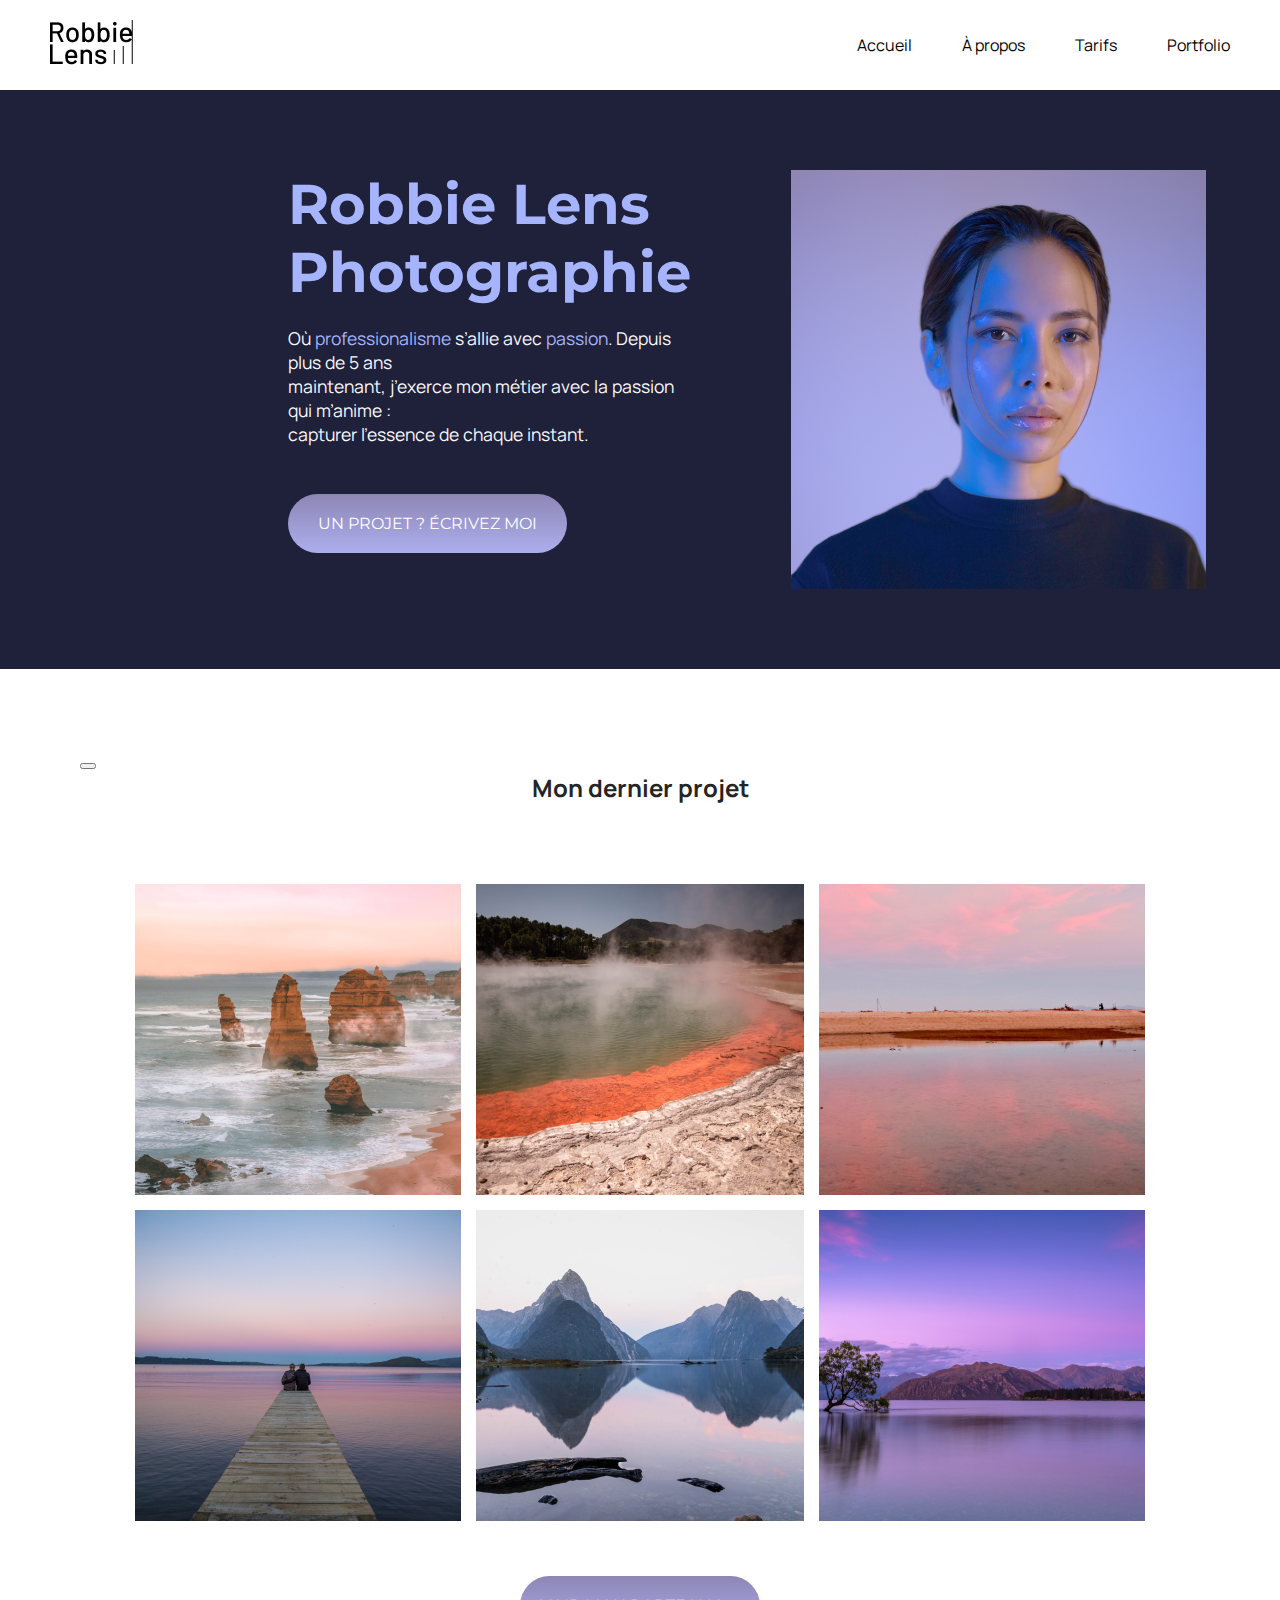
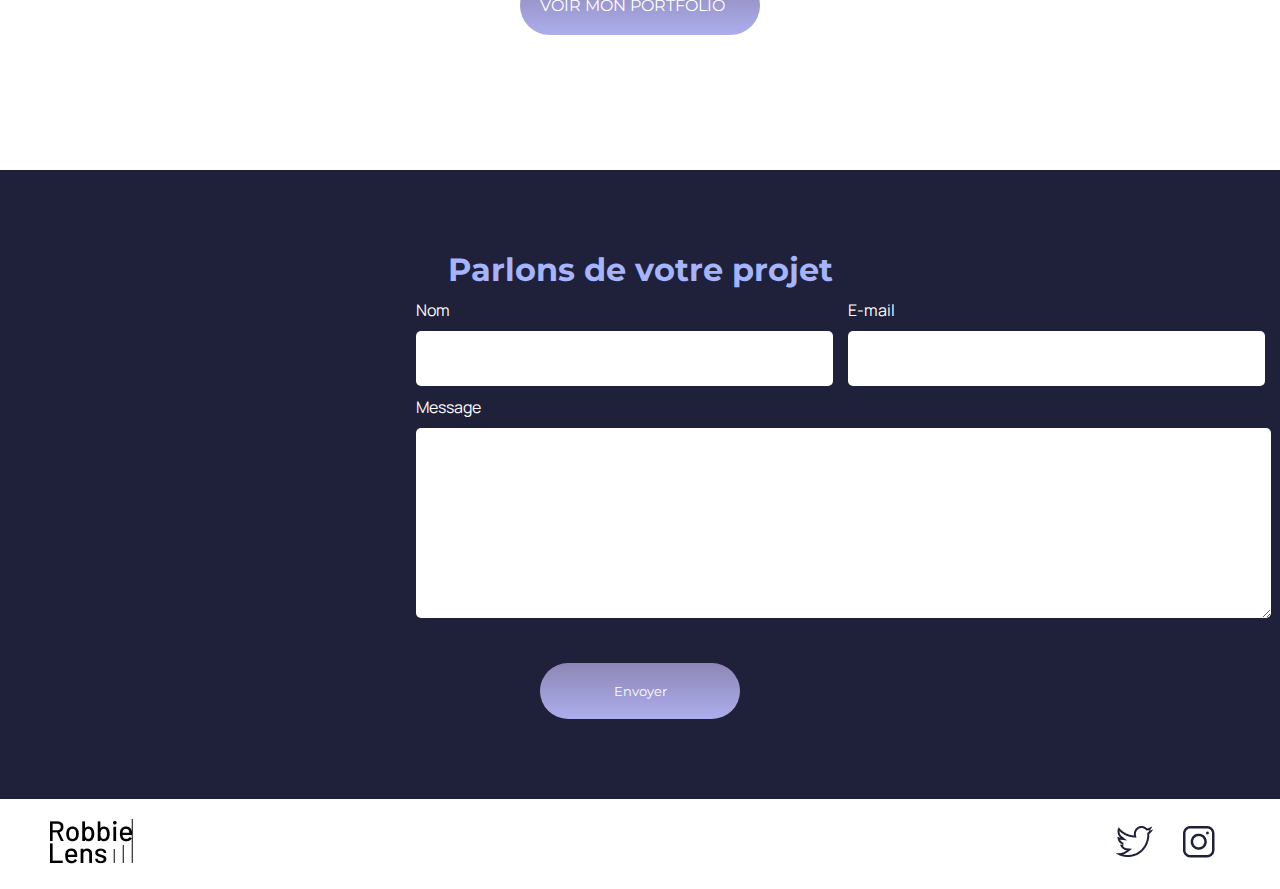
<file: index.html>
<!DOCTYPE html>
<html lang="fr">
<head>
    <meta charset="UTF-8">
    <meta name="viewport" content="width=device-width, initial-scale=1.0">
    <link rel="stylesheet" href="style/style.css">
    <link rel="stylesheet" href="style/index.css">
    
    <!--Intégration des polices "Montserrat && Manrope"-->
    <link rel="preconnect" href="https://fonts.googleapis.com">
    <link rel="preconnect" href="https://fonts.gstatic.com" crossorigin>
    <link href="https://fonts.googleapis.com/css2?family=Manrope&family=Montserrat&display=swap" rel="stylesheet">  
    
    <title>Accueil - Robbie Lens Photographie</title>
</head>
<body>
    <!-- l'entête de la page--> 
    <header>
        <nav>
            <a href="index.html" class="lien_icone"><img src="image/logo.png" alt="logo_Robbie_Lens"></a>
            <div>
                <a href="index.html">Accueil</a>
                <a href="a-propos.html">À propos</a>
                <a href="tarifs.html">Tarifs</a>
                <a href="portfolio.html">Portfolio</a>
            </div>
        </nav>
    </header>
    
    <!--corps de la page-->
    <main>
        <!--section un_projet-->
        <section class="un_projet">
        <div>
            <h1>Robbie Lens <br> Photographie <br></h1>
            <p>
                Où <em>professionalisme</em> s’allie avec <em>passion</em>. Depuis plus de 5 ans <br>
                maintenant, j’exerce mon métier avec la passion qui m’anime : <br>
                capturer l’essence de chaque instant. <br><br><br>
            </p>
            <div>
                <a href="#votre_projet" class="button one">UN PROJET ? ÉCRIVEZ MOI</a>
            </div>
        </div>

        <img src="image/robbie-lens.png" alt="image_Robbie_Lens">
        </section>

        <!--section dernier_projet-->
        <section class="dernier_projet">
            <table>
                <button></button>
            </table>
            <h2>Mon dernier projet</h2>
            <div>
                <img src="image/accueil/element-1.png" alt="element-1">
                <img src="image/accueil/element-2.png" alt="element-2">
                <img src="image/accueil/element-3.png" alt="element-3">
            </div>
            <div>
                <img src="image/accueil/element-4.png" alt="element-4">
                <img src="image/accueil/element-5.png" alt="element-5">
                <img src="image/accueil/element-6.png" alt="element-6">
            </div>
            <div>
                <a href="portfolio.html" class="button two">VOIR MON PORTFOLIO</a>
            </div>
        </section>
        <section class="votre_projet" id="votre_projet">
            <!--Le formulaire-->
            <form action="#" method="post">
                <h1 class="small_size">Parlons de votre projet</h1>
                <div class="field1">
                    <div>
                        <label for="nom">Nom</label><br>
                        <input type="text" name="nom" id="nom" size="45px" required>
                    </div>
                    <div>
                        <label for="email">E-mail</label><br>
                        <input type="email" name="email" id="email" size="45px" required>
                    </div>
                </div>
                <div>
                    <label for="message">Message</label><br>
                    <textarea name="message" id="message" cols="100" rows="10" required></textarea>
                </div>
                <input type="submit" value="Envoyer" class="button two">
                
            </form>
        </section>
        <!--
            <section class="votre_projet">
            <div class="elemen1">Element 1</div>
            <div class="elemen2">Element 2</div>
            <div class="elemen3">Element 3</div>
            <div class="elemen4">Element 4</div>
            <div class="elemen5">Element 5</div>
            <div class="elemen6">Element 6</div>
            <div class="elemen7">Element 7</div>
            <div class="elemen8">Element 8</div>
            <div class="elemen9">Element 9</div>
        </section>
        -->
        
    </main>
    
    <!--pied de la page-->
    <footer>
        <a href="index.html" class="lien_icone"><img src="image/logo.png" alt="logo_Robbie_Lens"></a>
        <div>
            <a href="https://twitter.com/" target="_blank" class="lien_icone"><img src="image/twitter.png" alt="image_twitter"></a><br>
            <a href="https://www.instagram.com" target="_blank" class="lien_icone"><img src="image/instagram.png" alt="image_instagram"></a><br>
        </div>
    </footer>

</body>
</html>
</file>
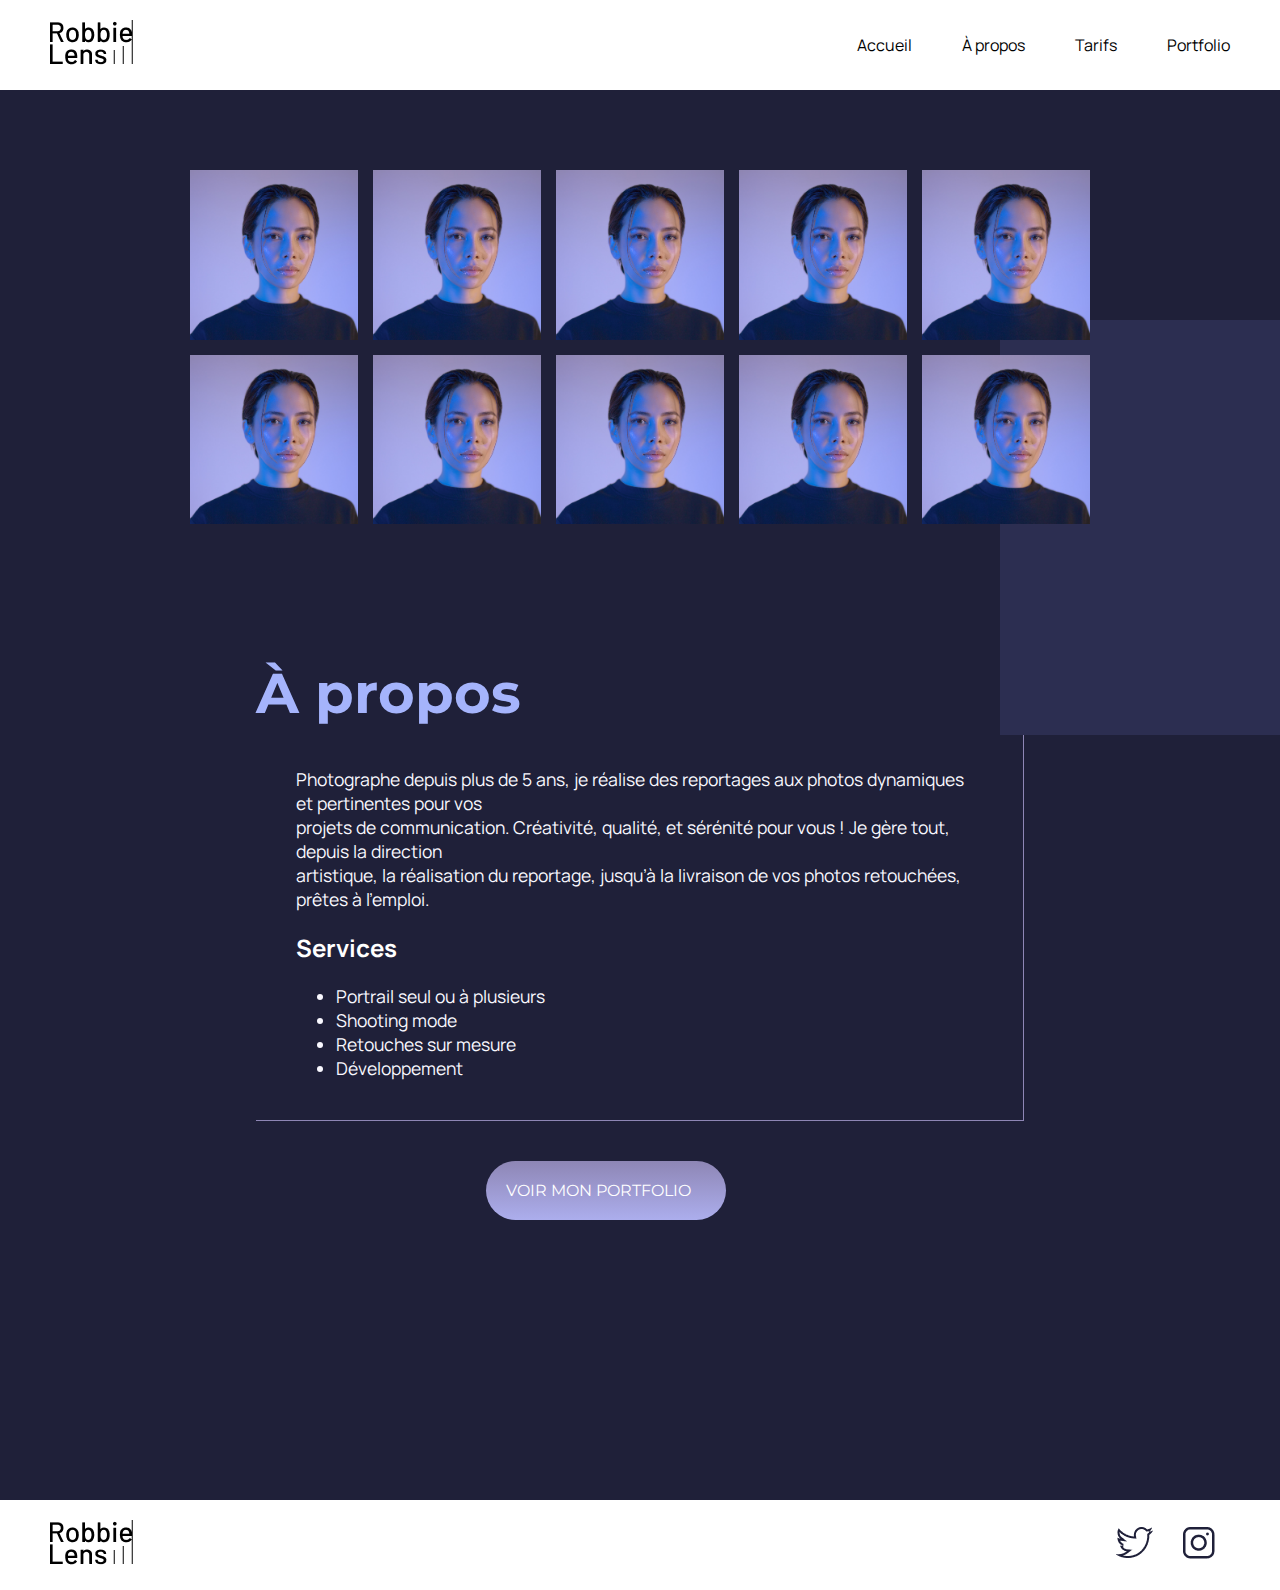
<file: a-propos.html>
<!DOCTYPE html>
<html lang="en">
<head>
    <meta charset="UTF-8">
    <meta name="viewport" content="width=device-width, initial-scale=1.0">
    <link rel="stylesheet" href="style/style.css">
    <link rel="stylesheet" href="style/a-propos.css">

    <!--Intégration des polices "Montserrat && Manrope"-->
    <link rel="preconnect" href="https://fonts.googleapis.com">
    <link rel="preconnect" href="https://fonts.gstatic.com" crossorigin>
    <link href="https://fonts.googleapis.com/css2?family=Manrope&family=Montserrat&display=swap" rel="stylesheet">
    
    <title>À propos - Robbie Lens Photographie</title>
</head>
<body>
    <!-- l'entête de la page--> 
    <header>
        <nav>
            <div>
                <a href="index.html" class="lien_icone"><img src="image/logo.png" alt="logo_Robbie_Lens"></a>
            </div>
            <div class="liens">
                <a href="index.html">Accueil</a>
                <a href="a-propos.html">À propos</a>
                <a href="tarifs.html">Tarifs</a>
                <a href="portfolio.html">Portfolio</a>
            </div>
        </nav>
    </header>

    <!--corps de la page-->
    <main class="page_a-propos">
        <section class="m_images">
            <div>
                <img src="image/robbie-lens.png" alt="robbie_lens">
                <img src="image/robbie-lens.png" alt="robbie_lens">
                <img src="image/robbie-lens.png" alt="robbie_lens">
                <img src="image/robbie-lens.png" alt="robbie_lens">
                <img src="image/robbie-lens.png" alt="robbie_lens">
            </div>
            <div>
                <img src="image/robbie-lens.png" alt="robbie_lens">
                <img src="image/robbie-lens.png" alt="robbie_lens">
                <img src="image/robbie-lens.png" alt="robbie_lens">
                <img src="image/robbie-lens.png" alt="robbie_lens">
                <img src="image/robbie-lens.png" alt="robbie_lens">
            </div>
            <div class="element_arriere"></div>
        </section>
        <section class="a_propos">
            <h1>À propos</h1>
            <div class="carre_contenu">
                <p>
                    Photographe depuis plus de 5 ans, je réalise des reportages aux photos dynamiques et pertinentes pour vos <br>
                    projets de communication. Créativité, qualité, et sérénité pour vous ! Je gère tout, depuis la direction <br>
                    artistique, la réalisation du reportage, jusqu’à la livraison de vos photos retouchées, prêtes à l’emploi.
                </p>
                <h2 class="services">Services</h2>
                <ul>
                    <li>Portrail seul ou à plusieurs</li>
                    <li>Shooting mode</li>
                    <li>Retouches sur mesure</li>
                    <li>Développement</li>
                </ul>
            </div>
            <div>
                <a href="portfolio.html" class="button two">VOIR MON PORTFOLIO</a>
            </div>
        </section>
        <section class="tarifs">

        </section>
    </main>
    
    <!--pied de la page-->
    <footer>
        <a href="index.html" class="lien_icone"><img src="image/logo.png" alt="logo_Robbie_Lens"></a>
        <div>
            <a href="https://twitter.com/" target="_blank" class="lien_icone"><img src="image/twitter.png" alt="image_twitter"></a><br>
            <a href="https://www.instagram.com" target="_blank" class="lien_icone"><img src="image/instagram.png" alt="image_instagram"></a><br>
        </div>
    </footer>
</body>
</html>
</file>
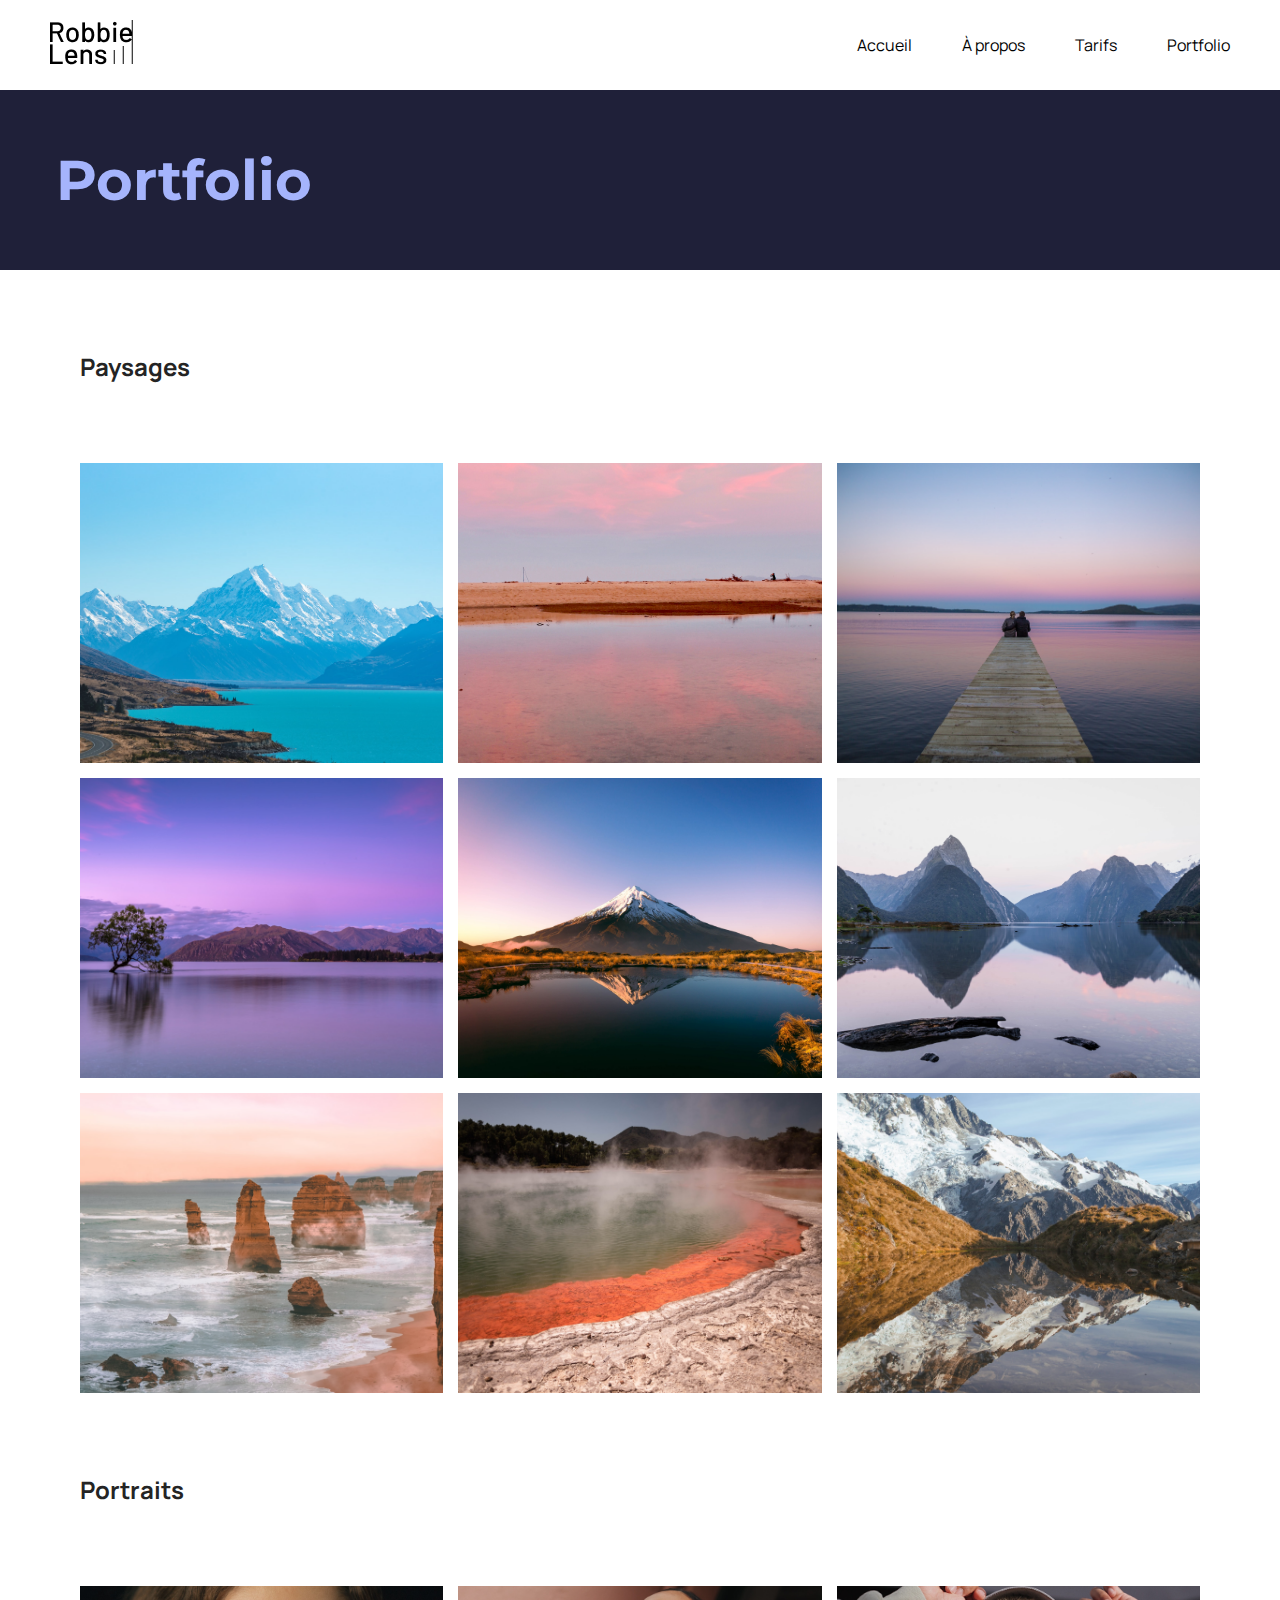
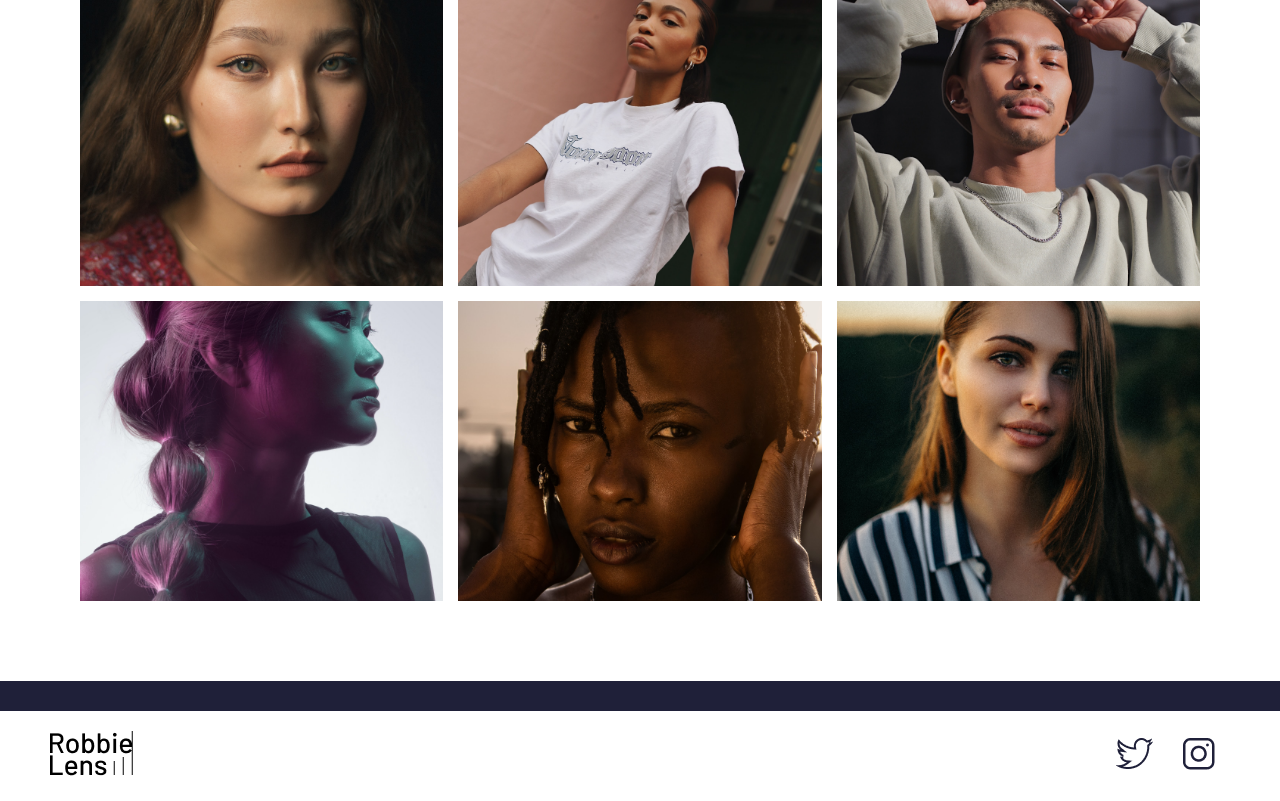
<file: portfolio.html>
<!DOCTYPE html>
<html lang="fr">
<head>
    <meta charset="UTF-8">
    <meta name="viewport" content="width=device-width, initial-scale=1.0">

    <!--linkage du stylesheet-->
    <link rel="stylesheet" href="style/style.css">
    <link rel="stylesheet" href="style/portfolio.css">

    <!--integration des polices-->
    <link rel="preconnect" href="https://fonts.googleapis.com">
    <link rel="preconnect" href="https://fonts.gstatic.com" crossorigin>
    <link href="https://fonts.googleapis.com/css2?family=Manrope&family=Montserrat&display=swap" rel="stylesheet">
    
    <title>Portfolio - Robbie Lens Photographie</title>
</head>
<body>
    <!-- l'entête de la page--> 
    <header>
        <nav>
            <a href="index.html" class="lien_icone"><img src="image/logo.png" alt="logo_Robbie_Lens"></a>
            <div>
                <a href="index.html">Accueil</a>
                <a href="a-propos.html">À propos</a>
                <a href="tarifs.html">Tarifs</a>
                <a href="portfolio.html">Portfolio</a>
            </div>
        </nav>
    </header>

    <!--le corps de la page-->
    <main>
        <h1 class="titre_portfolio">Portfolio</h1>
        <section class="section_photos">
            <h2>Paysages</h2>
            <div class="grid_paysages">
                <a href="image/portfolio/paysage1.jpg">
                    <img src="image/portfolio/paysage1.jpg" alt="paysage1">
                    <div class="voir_photo">Voir la photo</div>
                </a>
                <a href="image/portfolio/paysage2.jpg">
                    <img src="image/portfolio/paysage2.jpg" alt="paysage2">
                    <div class="voir_photo">Voir la photo</div>
                </a>
                <a href="image/portfolio/paysage3.jpg">
                    <img src="image/portfolio/paysage3.jpg" alt="paysage3"> 
                    <div class="voir_photo">Voir la photo</div>
                </a>
                <a href="image/portfolio/paysage4.jpg">
                    <img src="image/portfolio/paysage4.jpg" alt="paysage4">
                    <div class="voir_photo">Voir la photo</div>
                </a>
                <a href="image/portfolio/paysage5.jpg">
                    <img src="image/portfolio/paysage5.jpg" alt="paysage5">
                    <div class="voir_photo">Voir la photo</div>
                </a>
                <a href="image/portfolio/paysage6.jpg">
                    <img src="image/portfolio/paysage6.jpg" alt="paysage6">
                    <div class="voir_photo">Voir la photo</div>
                </a>
                <a href="image/portfolio/paysage7.jpg">
                    <img src="image/portfolio/paysage7.jpg" alt="paysage7">
                    <div class="voir_photo">Voir la photo</div>
                </a>
                <a href="image/portfolio/paysage8.jpg">
                   <img src="image/portfolio/paysage8.jpg" alt="paysage8"> 
                   <div class="voir_photo">Voir la photo</div>
                </a>
                <a href="image/portfolio/paysage9.jpg">
                    <img src="image/portfolio/paysage9.jpg" alt="paysage9">
                    <div class="voir_photo">Voir la photo</div>
                </a>
            </div>

            <h2 class="s_titre-portraits">Portraits</h2>
            <div class="grid_portraits">
                <a href="image/portfolio/portrait1.jpg">
                    <img src="image/portfolio/portrait1.jpg" alt="portrait1">
                    <div class="voir_photo">Voir la photo</div>
                </a>
                <a href="image/portfolio/portrait2.jpg">
                    <img src="image/portfolio/portrait2.jpg" alt="portrait2">
                    <div class="voir_photo">Voir la photo</div>
                </a>
                <a href="image/portfolio/portrait3.jpg">
                    <img src="image/portfolio/portrait3.jpg" alt="portrait3">
                    <div class="voir_photo">Voir la photo</div>
                </a>
                <a href="image/portfolio/portrait4.jpg">
                    <img src="image/portfolio/portrait4.jpg" alt="portrait4">
                    <div class="voir_photo">Voir la photo</div>
                </a>
                <a href="image/portfolio/portrait5.jpg">
                    <img src="image/portfolio/portrait5.jpg" alt="portrait5">
                    <div class="voir_photo">Voir la photo</div>
                </a>
                <a href="image/portfolio/portrait6.jpg">
                    <img src="image/portfolio/portrait6.jpg" alt="portrait6">
                    <div class="voir_photo">Voir la photo</div>
                </a>
            </div>
        </section>
        <section class="section_vide"></section>
    </main>

    <!--pied de la page-->
    <footer>
        <a href="index.html" class="lien_icone"><img src="image/logo.png" alt="logo_Robbie_Lens"></a>
        <div>
            <a href="https://twitter.com/" target="_blank" class="lien_icone"><img src="image/twitter.png" alt="image_twitter"></a><br>
            <a href="https://www.instagram.com" target="_blank" class="lien_icone"><img src="image/instagram.png" alt="image_instagram"></a><br>
        </div>
    </footer>
    
</body>
</html>
</file>
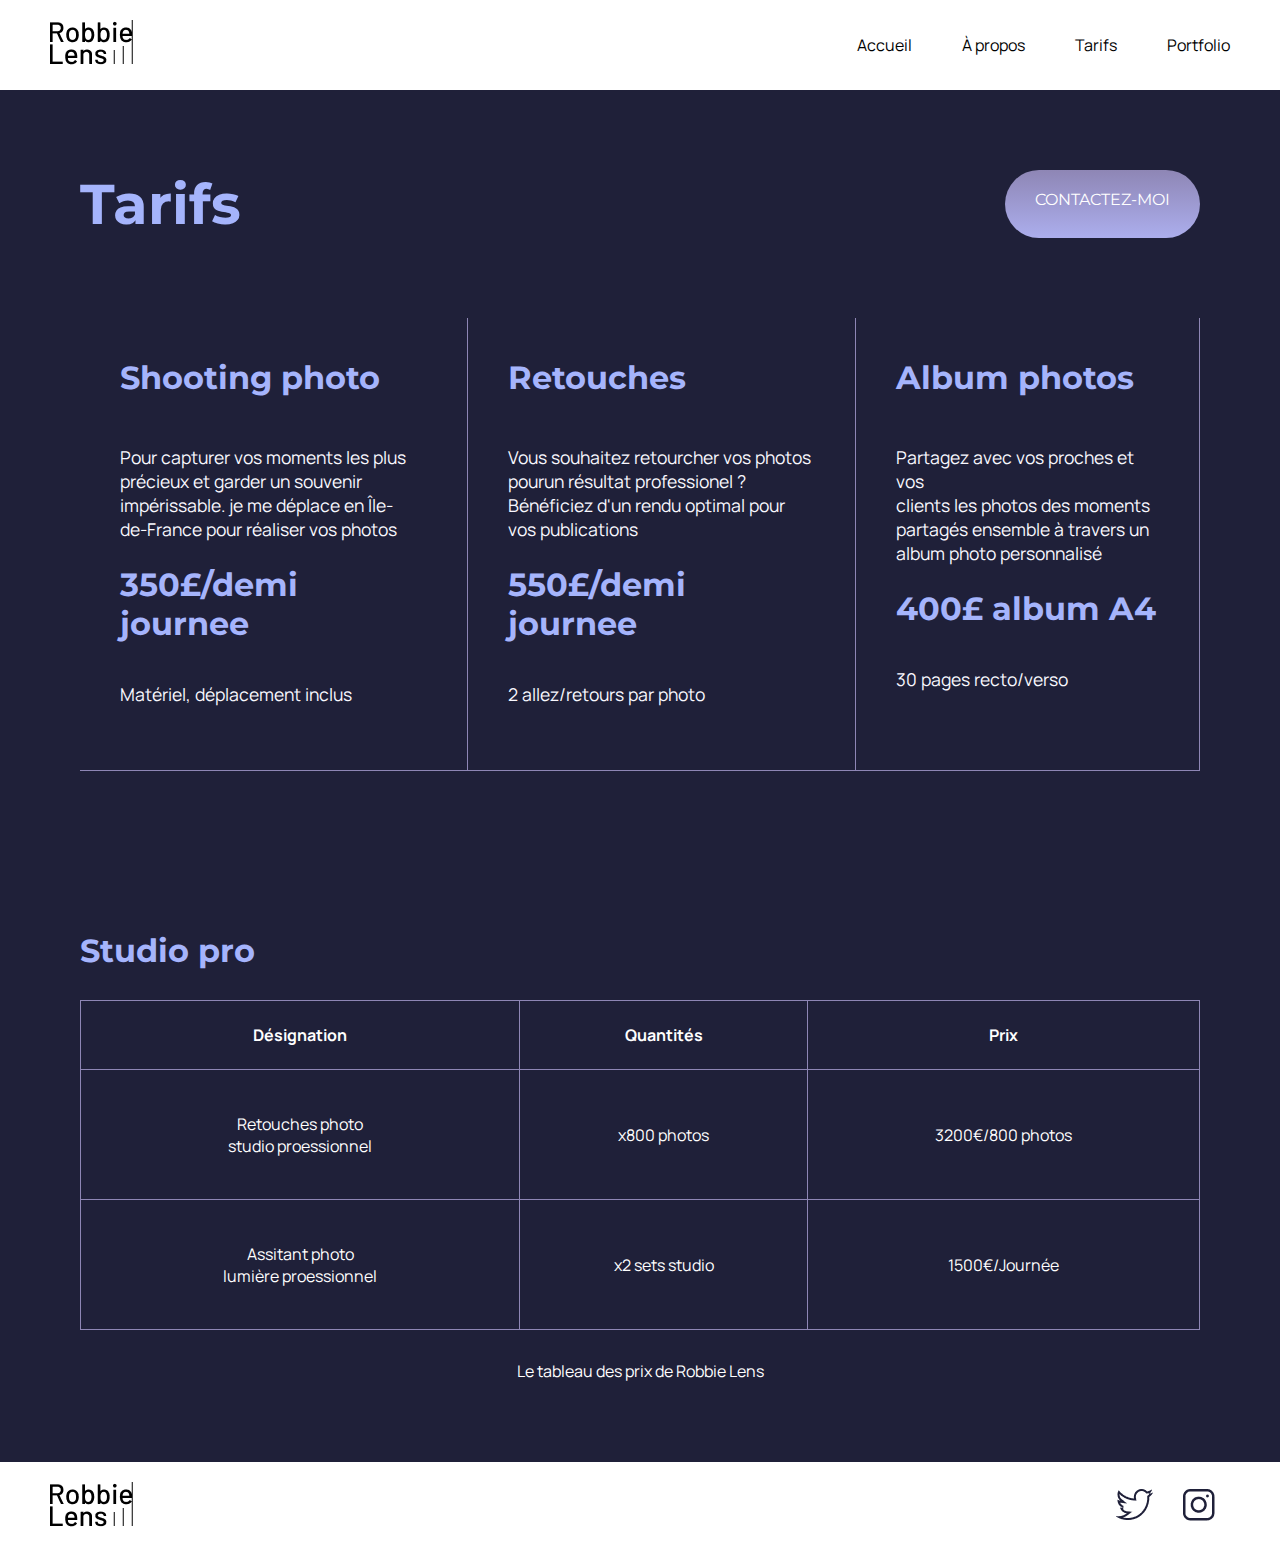
<file: tarifs.html>
<!DOCTYPE html>
<html lang="fr">
<head>
    <meta charset="UTF-8">
    <meta name="viewport" content="width=device-width, initial-scale=1.0">
    <link rel="stylesheet" href="style/style.css">
    <link rel="stylesheet" href="style/tarifs.css">

    <!--Intégration des polices "Montserrat && Manrope"-->
    <link rel="preconnect" href="https://fonts.googleapis.com">
    <link rel="preconnect" href="https://fonts.gstatic.com" crossorigin>
    <link href="https://fonts.googleapis.com/css2?family=Manrope&family=Montserrat&display=swap" rel="stylesheet">
    
    <title>Tarifs - Robbie Lens Photographie</title>
</head>
<body>
    <!-- l'entête de la page--> 
    <header>
        <nav>
            <a href="index.html" class="lien_icone"><img src="image/logo.png" alt="logo_Robbie_Lens"></a>
            <div>
                <a href="index.html">Accueil</a>
                <a href="a-propos.html">À propos</a>
                <a href="tarifs.html">Tarifs</a>
                <a href="portfolio.html">Portfolio</a>
            </div>
        </nav>
    </header>
    <!--le corps de la page-->

    <main>
        <section class="sous_titre">
            <h1>Tarifs</h1>
            <a href="index.html#votre_projet" class="button one">CONTACTEZ-MOI</a>
        </section>
        <section class="s_article">
            <article class="carre_contenu">
                <h1 class="small_size">Shooting photo</h1>
                <p> <BR></BR>
                    Pour capturer vos moments les plus <br>
                    précieux et garder un souvenir <br>
                    impérissable. je me déplace en Île- <br>
                    de-France pour réaliser vos photos <BR></BR>
                </p>
                <h1 class="small_size">350£/demi journee<BR></BR></h1>
                <p>Matériel, déplacement inclus<BR></BR></p>
            </article>
            <article class="carre_contenu">
                <h1 class="small_size">Retouches</h1>
                <p><BR></BR>
                    Vous souhaitez retourcher vos photos <br>
                    pourun résultat professionel ? <br>
                    Bénéficiez d'un rendu optimal pour <br>
                    vos publications <BR></BR>
                </p>
                <h1 class="small_size">550£/demi journee<BR></BR></h1>
                <p>2 allez/retours par photo <BR></BR></p>
            </article>
            <article class="carre_contenu">
                <h1 class="small_size">Album photos</h1>
                <p><BR></BR>
                    Partagez avec vos proches et vos <br>
                    clients les photos des moments <br>
                    partagés ensemble à travers un <br>
                    album photo personnalisé <BR></BR>
                </p>
                <h1 class="small_size">400£ album A4 <BR></BR></h1>
                <p>30 pages recto/verso<BR></BR></p>
            </article>
        </section>
        <section class="tableau">
            <h1 class="small_size">Studio pro</h1>
            <!--Tableau-->
            
            <table>
                <caption>Le tableau des prix de Robbie Lens</caption>
                <tr>
                    <th>Désignation</td>
                    <th>Quantités</td>
                    <th>Prix</td>
                </tr>
                <tr>
                    <td>Retouches photo<br>studio proessionnel</td>
                    <td>x800 photos</td>
                    <td>3200€/800 photos</td>
                </tr>
                <tr>
                    <td>Assitant photo<br>lumière proessionnel</td>
                    <td>x2 sets studio</td>
                    <td>1500€/Journée</td>
                </tr>
            </table>
            
        </section>
    </main>

    <!--pied de la page-->
    <footer>
        <a href="index.html" class="lien_icone"><img src="image/logo.png" alt="logo_Robbie_Lens"></a>
        <div>
            <a href="https://twitter.com/" target="_blank" class="lien_icone"><img src="image/twitter.png" alt="image_twitter"></a><br>
            <a href="https://www.instagram.com" target="_blank" class="lien_icone"><img src="image/instagram.png" alt="image_instagram"></a><br>
        </div>
    </footer>
</body>
</html>
</file>
<file: style/style.css>
* {
    margin: 0; /*initialisation de la marge de tous les éléments a 0*/
}
body {
    /*Application du style a tout le contenu du site*/
    font-family: 'Manrope', sans-serif;
    font-size: 1em;
    background-color: #1F2039;
}
header,
footer {
    background-color: white;
    color: #242424;
    padding: 20px 50px;
}
footer,
nav  {
    display: flex;
    justify-content: space-between;
    align-items: center;
}
section {
    padding: 80px;
}
nav div {
    display: flex;
    gap: 50px;
}
footer div {
    display: flex;
    gap: 15px;
}
a {
    color: black;
    text-decoration: none;
}
a:hover {
    text-decoration: underline;
}
h1 {
    font-size: 3.5em;
    color: #A5B4FC;
    font-family: 'Montserrat', sans-serif;
}
h2 {
    color: #242424;
    font-weight: bold;
    margin-bottom: 80px;
}
p,
li {
    font-size: 1.1em;
    color: #F9F8FF;
}
.button {
    font-family: 'Montserrat', sans-serif;
    color: white;
    background: linear-gradient(#8E86B5, #ACAEED);
    border-radius: 50px;
    display: inline-block;
}
.one {
    /*Bouton Ecrire un projet*/
    padding: 20px 30px;
}
.two {
    /*Button Voir Portfolio*/
    width: 200px;
    margin: 40px 30%;
    padding: 20px 20px;
}
.carre_contenu {
    border-right: 1px solid #8E86B5;
    border-bottom: 1px solid #8E86B5;
    padding: 40px;
}
.button:hover {
    background: linear-gradient(to bottom,#696484, #8788BA);
    text-decoration: none;
}
.lien_icone:hover {
    opacity: 0.5;
}
img[alt^="robbie_lens"] {
    width: 15%;
    height: 15%;
    object-fit: cover;
    position: relative;
    z-index: 2;
}
.services {
    color: white;
    margin: 20px 0;
}
.voir_photo {
    position: absolute;
    top: 0;
    bottom: 0;
    left: 0;
    right: 0;
    display: flex;
    justify-content: center;
    align-items: center;
    font-size: 1.5em;
    color: white;
    background-color: black;
    opacity: 0.7;
    display: none;
}
.section_vide {
    padding: unset;
    height: 30px;
}
.s_article {
    display: flex;
    justify-content: space-between;
} 
.small_size {
    font-size: 2em;
}
</file>
<file: style/index.css>
.un_projet  {
    width: 55%;
    margin: auto;
    display: flex;
    align-items: flex-start;
    gap: 100px;
}
em {
    color: #A5B4FC;
    font-style: normal;
}
.un_projet p {
    margin-top: 20px;
}
.dernier_projet {
    background-color: white;
}
.dernier_projet h2 {
    text-align: center;
}
.dernier_projet div {
    display: flex;
    justify-content: center;
    flex-wrap: wrap;
    flex-direction: row;
    gap: 15px;
    margin-bottom: 15px;
}
form {
    display: flex;
    flex-direction: column;
    color: white;
    width: 40%;
    margin: auto; 
}
.small_size {
    text-align: center;
}
.field1 {
    display: flex;
    flex-direction: row;
    gap: 15px;
    margin-top: 10px;
}
input, textarea {
    padding: 20px;
    border-radius: 5px;
    border: none;
    margin: 10px 0;
}
input[type='submit'] {
    width: 200px;
    margin: auto;
    margin-top: 30px;
}
/*
.votre_projet {
    display: grid;
    grid-template-columns: 1fr 1fr 1fr 1fr 1fr;
    grid-template-rows: 2fr 2fr 2fr 2fr 8fr;
    gap: 20px;
}
.elemen1 {
    grid-column-start: 1;
    grid-column-end: 5;
}
.elemen3 {
    grid-row-start: 2;
    grid-row-end: 4;
}
.elemen4,
.elemen5 {
    grid-column-start: 2;
    grid-column-end: 6;
}
.elemen6 {
    grid-column-start: 1;
    grid-column-end: 6;
}
.elemen7 {
    grid-column-start: 1;
    grid-column-end: 3;
}
.elemen9 {
    grid-column-start: 4;
    grid-column-end: 6;
}
.votre_projet div {
    border: 1px solid black;
    border-radius: 20px;
    padding: 50px;
    background-color: white;
    display: flex;
    justify-content: center;
}
*/
@media screen and (max-width: 996px) {
    .un_projet,
    .votre_projet div {
        flex-direction: column;
        align-items: center;
        justify-content: center;
    }
    
    
    
}
</file>
<file: style/a-propos.css>
.m_images div {
    display: flex;
    justify-content: center;
    flex-wrap: wrap;
    flex-direction: row;
    gap: 15px;
    margin-bottom: 15px;
}
.m_images {
    padding-bottom: 40px;
}
.element_arriere {
    width: 700px;
    height: 415px;
    background: #2C2E51;  
    position: absolute;
    z-index: 1;
    left: 1000px;
    bottom: 150px;
}
.a_propos {
    width: 60%;
    margin: auto;
}
</file>
<file: style/portfolio.css>
.titre_portfolio {
    margin: 1em;
}
.section_photos {
    background-color: white;
}
.section_photos h2 {
    margin-bottom: 80px;
}
.grid_paysages {
    display: grid;
    grid-template-columns: 1fr 1fr 1fr;
    grid-template-rows: 300px 300px 300px;
    gap: 15px;
}
.grid_portraits {
    display: grid;
    grid-template-columns: 1fr 1fr 1fr;
    grid-template-rows: 300px 300px;
    gap: 15px;
}
img[alt^="paysage"],
img[alt^="portrait"] {
    width: 100%;
    height: 100%;
    object-fit: cover;
}
.grid_paysages a,
.grid_portraits a {
    position: relative;
}
.grid_paysages a:hover .voir_photo,
.grid_portraits a:hover .voir_photo {
    display: flex;
}
.s_titre-portraits {
    margin-top: 80px;
}

@media screen and (max-width: 996px) {
    .grid_paysages,
    .grid_portraits {
        grid-template-columns: 1fr;
        gap: 15px;
    }
    
}
</file>
<file: style/tarifs.css>
.sous_titre {
    display: flex;
    justify-content: space-between;
    padding-bottom: unset;
}
.small_size {
    font-size: 2em;
}
table {
    border-collapse: collapse;
    color: white;
    caption-side: bottom;
    margin-top: 30px;
    width: 100%;
    height: 330px;
}
caption {
    margin-top: 30px;
}
td, th {
    border: 1px solid #8E86B5;
    text-align: center;
}
</file>
